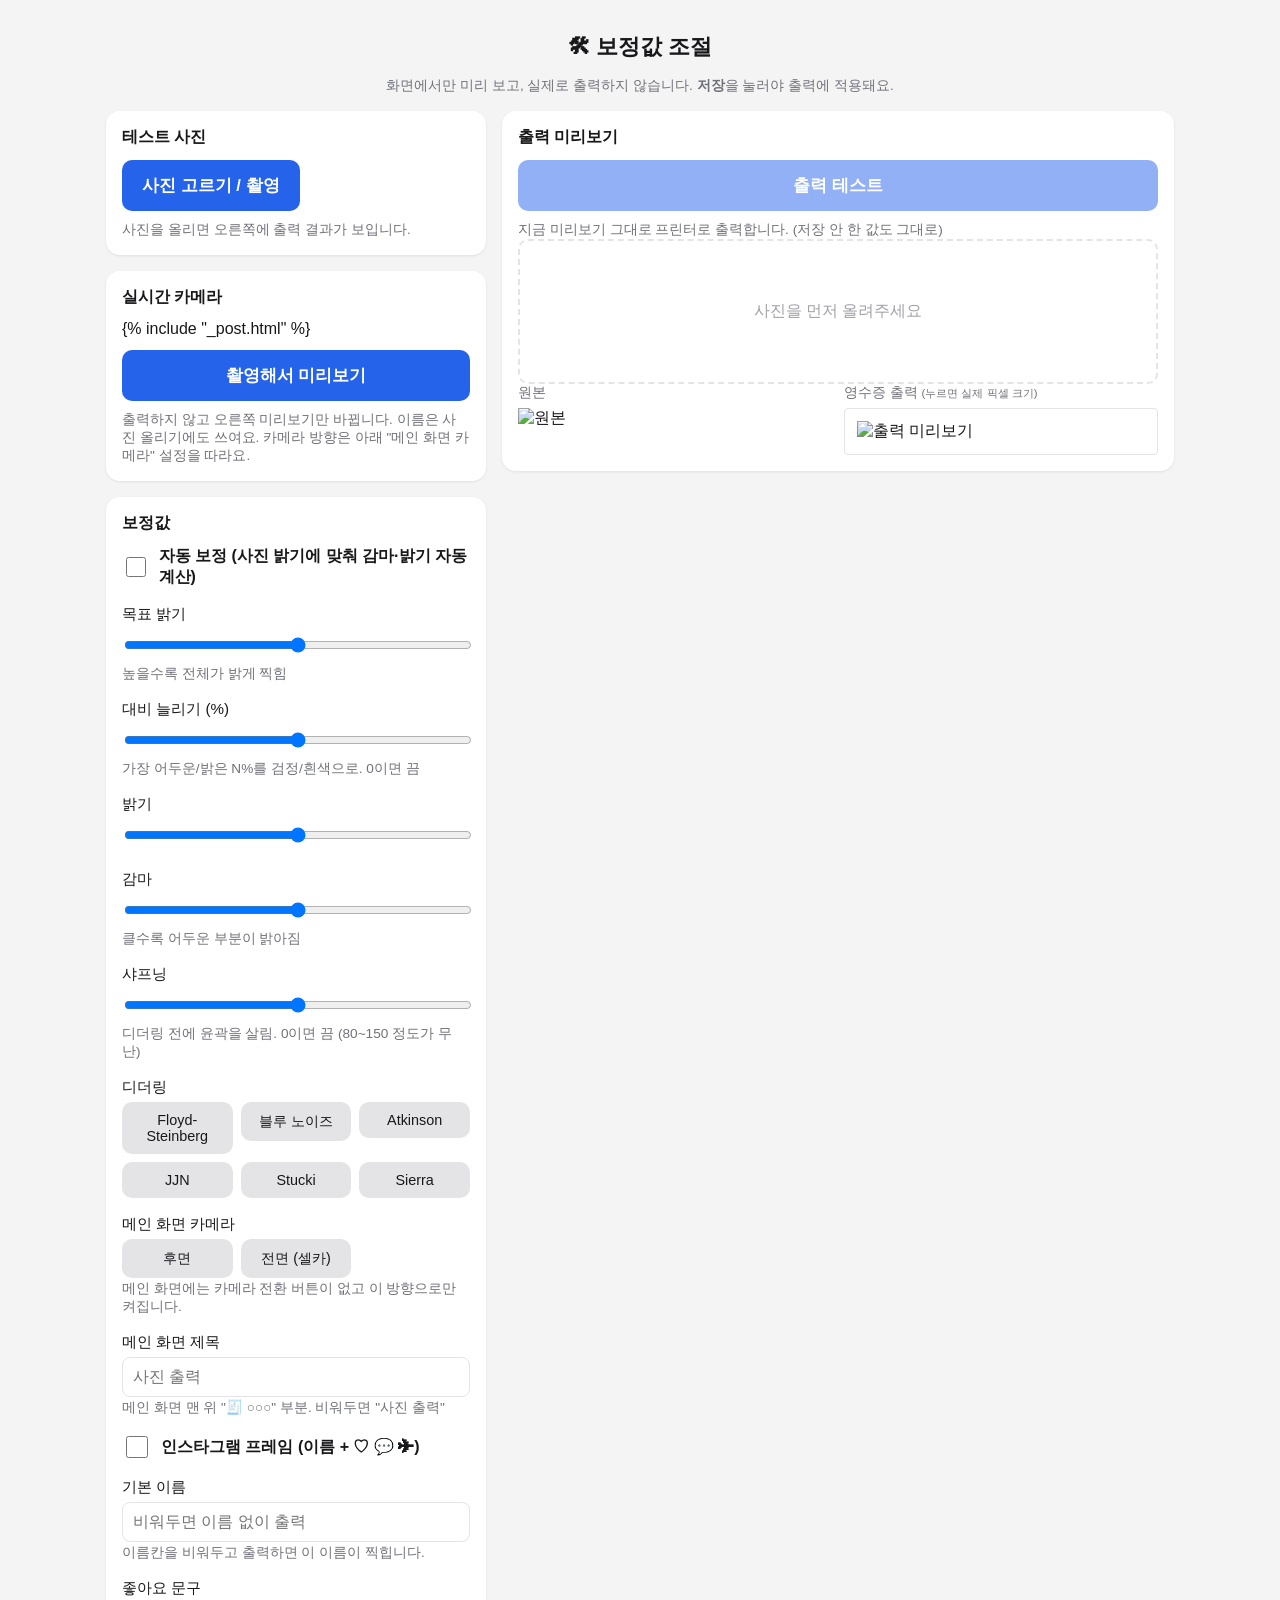
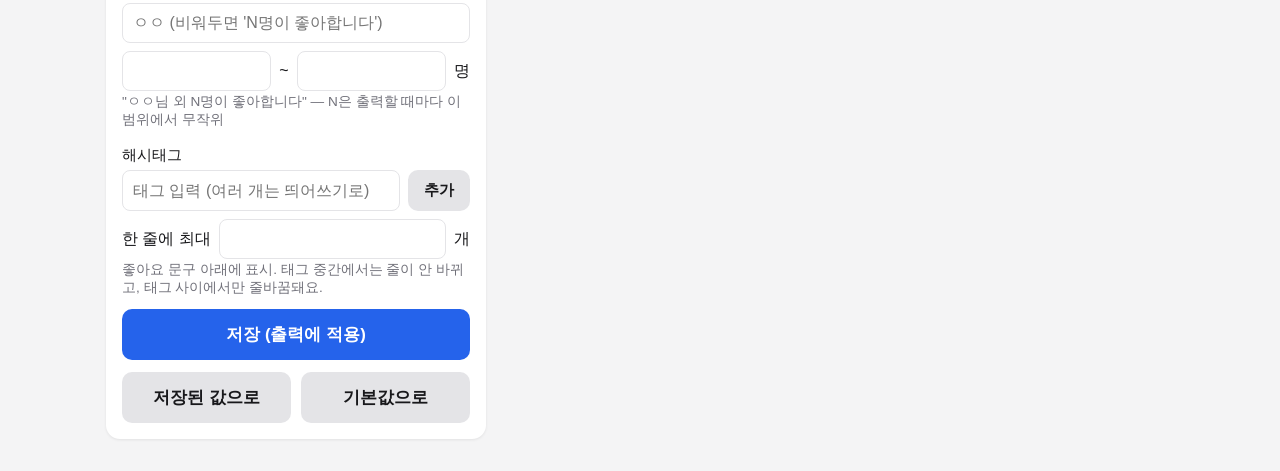
<file: templates/admin.html>
<!DOCTYPE html>
<html lang="ko">
<head>
  <meta charset="utf-8">
  <meta name="viewport" content="width=device-width, initial-scale=1">
  <title>보정값 조절</title>
  <link rel="stylesheet" href="/static/style.css">
</head>
<body class="admin">
  <h1>🛠 보정값 조절</h1>
  <p class="hint center">화면에서만 미리 보고, 실제로 출력하지 않습니다. <b>저장</b>을 눌러야 출력에 적용돼요.</p>

  <div class="admin-grid">
    <!-- 왼쪽: 사진 + 보정값 -->
    <div>
      <section class="card">
        <h2>테스트 사진</h2>
        <label class="btn" for="file">사진 고르기 / 촬영</label>
        <input id="file" type="file" accept="image/*" hidden>
        <p id="fileHint" class="hint">사진을 올리면 오른쪽에 출력 결과가 보입니다.</p>
      </section>

      <!-- 메인 페이지의 "실시간 카메라"와 같은 방식으로 촬영 (HTTPS 필요) -->
      <section class="card">
        <h2>실시간 카메라</h2>
        {% include "_post.html" %}
        <div class="row">
          <button id="capture" class="btn">촬영해서 미리보기</button>
        </div>
        <p class="hint">출력하지 않고 오른쪽 미리보기만 바뀝니다. 이름은 사진 올리기에도 쓰여요.
          카메라 방향은 아래 "메인 화면 카메라" 설정을 따라요.</p>
        <p id="camErr" class="hint err" hidden></p>
      </section>
      <canvas id="canvas" hidden></canvas>

      <section class="card">
        <h2>보정값</h2>

        <label class="switch">
          <input id="auto" type="checkbox">
          <span>자동 보정 (사진 밝기에 맞춰 감마·밝기 자동 계산)</span>
        </label>

        <div class="field" data-mode="auto">
          <div class="field-head"><span>목표 밝기</span><output id="targetOut"></output></div>
          <input id="target" type="range" step="0.01">
          <p class="hint">높을수록 전체가 밝게 찍힘</p>
        </div>

        <div class="field" data-mode="auto">
          <div class="field-head"><span>대비 늘리기 (%)</span><output id="stretchOut"></output></div>
          <input id="stretch" type="range" step="0.5">
          <p class="hint">가장 어두운/밝은 N%를 검정/흰색으로. 0이면 끔</p>
        </div>

        <div class="field" data-mode="manual">
          <div class="field-head"><span>밝기</span><output id="brightnessOut"></output></div>
          <input id="brightness" type="range" step="0.05">
        </div>

        <div class="field" data-mode="manual">
          <div class="field-head"><span>감마</span><output id="gammaOut"></output></div>
          <input id="gamma" type="range" step="0.05">
          <p class="hint">클수록 어두운 부분이 밝아짐</p>
        </div>

        <div class="field">
          <div class="field-head"><span>샤프닝</span><output id="sharpenOut"></output></div>
          <input id="sharpen" type="range" step="10">
          <p class="hint">디더링 전에 윤곽을 살림. 0이면 끔 (80~150 정도가 무난)</p>
        </div>

        <div class="field">
          <div class="field-head"><span>디더링</span></div>
          <div class="segmented">
            <label><input type="radio" name="dither" value="fs"><span>Floyd-Steinberg</span></label>
            <label><input type="radio" name="dither" value="bluenoise"><span>블루 노이즈</span></label>
            <label><input type="radio" name="dither" value="atkinson"><span>Atkinson</span></label>
            <label><input type="radio" name="dither" value="jjn"><span>JJN</span></label>
            <label><input type="radio" name="dither" value="stucki"><span>Stucki</span></label>
            <label><input type="radio" name="dither" value="sierra"><span>Sierra</span></label>
          </div>
          <p id="ditherHint" class="hint"></p>
        </div>

        <div class="field">
          <div class="field-head"><span>메인 화면 카메라</span></div>
          <div class="segmented">
            <label><input type="radio" name="camera" value="environment"><span>후면</span></label>
            <label><input type="radio" name="camera" value="user"><span>전면 (셀카)</span></label>
          </div>
          <p class="hint">메인 화면에는 카메라 전환 버튼이 없고 이 방향으로만 켜집니다.</p>
        </div>

        <div class="field">
          <div class="field-head"><span>메인 화면 제목</span></div>
          <input id="title" class="text-input" type="text" maxlength="30"
                 placeholder="사진 출력" autocomplete="off">
          <p class="hint">메인 화면 맨 위 "🧾 ○○○" 부분. 비워두면 "사진 출력"</p>
        </div>

        <label class="switch field">
          <input id="frame" type="checkbox">
          <span>인스타그램 프레임 (이름 + ♡ 💬 ✈)</span>
        </label>

        <div class="field">
          <div class="field-head"><span>기본 이름</span></div>
          <input id="defaultName" class="text-input" type="text" maxlength="20"
                 placeholder="비워두면 이름 없이 출력" autocomplete="off">
          <p class="hint">이름칸을 비워두고 출력하면 이 이름이 찍힙니다.</p>
        </div>

        <div class="field">
          <div class="field-head"><span>좋아요 문구</span></div>
          <input id="likeName" class="text-input" type="text" maxlength="20"
                 placeholder="ㅇㅇ (비워두면 'N명이 좋아합니다')" autocomplete="off">
          <div class="range-pair">
            <input id="likeMin" class="text-input" type="number" min="0" max="999999" inputmode="numeric">
            <span>~</span>
            <input id="likeMax" class="text-input" type="number" min="0" max="999999" inputmode="numeric">
            <span>명</span>
          </div>
          <p class="hint">"ㅇㅇ님 외 N명이 좋아합니다" — N은 출력할 때마다 이 범위에서 무작위</p>
        </div>

        <div class="field">
          <div class="field-head"><span>해시태그</span></div>
          <div class="tag-add">
            <input id="tagInput" class="text-input" type="text" maxlength="100"
                   placeholder="태그 입력 (여러 개는 띄어쓰기로)" autocomplete="off" enterkeyhint="done">
            <button id="tagAdd" class="btn ghost" type="button">추가</button>
          </div>
          <div id="tagChips" class="tag-chips"></div>
          <div class="range-pair">
            <span>한 줄에 최대</span>
            <input id="tagsPerLine" class="text-input" type="number" min="1" max="10" inputmode="numeric">
            <span>개</span>
          </div>
          <p class="hint">좋아요 문구 아래에 표시. 태그 중간에서는 줄이 안 바뀌고, 태그 사이에서만 줄바꿈돼요.</p>
        </div>

        <div class="row">
          <button id="save" class="btn">저장 (출력에 적용)</button>
        </div>
        <div class="row">
          <button id="revert" class="btn ghost">저장된 값으로</button>
          <button id="reset" class="btn ghost">기본값으로</button>
        </div>
        <p id="dirty" class="hint warn" hidden>저장하지 않은 변경이 있습니다.</p>
      </section>
    </div>

    <!-- 오른쪽: 미리보기 -->
    <section class="card preview-card">
      <h2>출력 미리보기 <span id="busy" class="hint" hidden>계산 중…</span></h2>
      <p id="applied" class="hint"></p>
      <div class="row">
        <button id="testPrint" class="btn" disabled>출력 테스트</button>
      </div>
      <p class="hint">지금 미리보기 그대로 프린터로 출력합니다. (저장 안 한 값도 그대로)</p>
      <div id="empty" class="empty">사진을 먼저 올려주세요</div>
      <div id="compare" class="compare" hidden>
        <figure>
          <figcaption>원본</figcaption>
          <img id="original" alt="원본">
        </figure>
        <figure>
          <figcaption>영수증 출력 <small>(누르면 실제 픽셀 크기)</small></figcaption>
          <div class="paper"><img id="result" alt="출력 미리보기"></div>
        </figure>
      </div>
    </section>
  </div>

  <div id="status" class="status" hidden></div>

  <script src="/static/camera.js"></script>
  <script src="/static/admin.js"></script>
</body>
</html>
</file>
<file: static/style.css>
* { box-sizing: border-box; }

body {
  margin: 0;
  padding: 16px;
  font-family: -apple-system, BlinkMacSystemFont, "Segoe UI", Roboto, sans-serif;
  background: #f4f4f5;
  color: #18181b;
  max-width: 640px;
  margin: 0 auto;
}

h1 { font-size: 1.4rem; text-align: center; }
h2 { font-size: 1rem; margin: 0 0 12px; }

.card {
  background: #fff;
  border-radius: 14px;
  padding: 16px;
  margin-bottom: 16px;
  box-shadow: 0 1px 3px rgba(0, 0, 0, 0.08);
}

.btn {
  display: inline-block;
  padding: 14px 20px;
  font-size: 1.05rem;
  font-weight: 600;
  color: #fff;
  background: #2563eb;
  border: none;
  border-radius: 10px;
  cursor: pointer;
  text-align: center;
}
.btn.ghost { background: #e4e4e7; color: #18181b; }
.btn:active { opacity: 0.85; }

.row { display: flex; gap: 10px; margin-top: 12px; }
.row .btn { flex: 1; }

/* ── 인스타그램 게시물 모양 카메라 프레임 (_post.html) ── */
.post {
  background: #fff;
  border: 1px solid #e4e4e7;
  border-radius: 10px;
  overflow: hidden;
}
.post-head { display: flex; align-items: center; gap: 10px; padding: 8px 10px; }
.post-avatar {
  flex: none;
  width: 38px;
  height: 38px;
  fill: #18181b;   /* 실루엣. 바깥 원 선 색은 _post.html 에서 지정 */
}
.post-name {
  flex: 1;
  min-width: 0;
  padding: 6px 8px;
  border: none;
  border-radius: 6px;
  background: #f4f4f5;
  font: inherit;
  font-size: 1rem;
  font-weight: 600;
  color: inherit;
}
.post-more { font-size: 0.7rem; letter-spacing: 1px; }

/* 촬영도 이 비율(가로 4:3) 그대로 잘라서 저장됨 (camera.js) */
.post-photo { position: relative; }
.post video.mirror { transform: scaleX(-1); }  /* 전면 카메라: 화면만 거울처럼 (camera.js) */
.post video {
  display: block;
  width: 100%;
  aspect-ratio: 4 / 3;
  object-fit: cover;
  background: #000;
}

/* 촬영 카운트다운: 사진 가운데 큰 반투명 숫자 */
.countdown {
  position: absolute;
  inset: 0;
  display: grid;
  place-items: center;
  font-size: clamp(6rem, 30vw, 12rem);
  font-weight: 800;
  color: rgba(255, 255, 255, 0.7);
  text-shadow: 0 2px 18px rgba(0, 0, 0, 0.35);
  pointer-events: none;
}
.countdown[hidden] { display: none; }
.countdown.tick { animation: count-pop 1s ease-out; }
@keyframes count-pop {
  from { transform: scale(1.5); opacity: 0; }
  20%  { transform: scale(1); opacity: 1; }
  to   { transform: scale(0.9); opacity: 0.4; }
}

/* 출력 중 로딩 창 */
.modal {
  position: fixed;
  inset: 0;
  z-index: 10;
  display: grid;
  place-items: center;
  background: rgba(0, 0, 0, 0.45);
}
.modal[hidden] { display: none; }
.modal-box {
  min-width: 180px;
  padding: 28px 36px;
  text-align: center;
  background: #fff;
  border-radius: 16px;
  box-shadow: 0 10px 30px rgba(0, 0, 0, 0.25);
  font-size: 1.1rem;
  font-weight: 600;
}
.modal-box p { margin: 14px 0 0; }
.spinner {
  width: 48px;
  height: 48px;
  margin: 0 auto;
  border: 5px solid #e4e4e7;
  border-top-color: #2563eb;
  border-radius: 50%;
  animation: spin 0.8s linear infinite;
}
@keyframes spin { to { transform: rotate(360deg); } }
.btn:disabled { opacity: 0.5; cursor: default; }

.post-actions { display: flex; gap: 12px; padding: 10px 12px 4px; }
.post-likes { margin: 0; padding: 0 12px 12px; font-size: 0.9rem; }
.post-likes b { font-weight: 700; }
.post-likes:has(+ .post-tags:not([hidden])) { padding-bottom: 4px; }
/* 해시태그: 한 줄(.tag-line) 안에서 폭이 모자라면 태그 사이에서만 줄바꿈 */
.post-tags { padding: 0 12px 12px; font-size: 0.9rem; color: #00376b; }
.tag-line { display: flex; flex-wrap: wrap; column-gap: 0.35em; }
.tag { white-space: nowrap; }
.post-actions svg {
  width: 28px;
  height: 28px;
  fill: none;
  stroke: #18181b;   /* 선 두께는 _post.html 에서 아이콘별로 지정 */
  overflow: visible;  /* 회전한 아이콘 모서리가 잘리지 않게 */
  stroke-linejoin: round;
  stroke-linecap: round;
}
/* 북마크처럼 오른쪽 끝에 붙는 아이콘 (첫 번째 것에만 auto 여백 → 나머지는 그 뒤로 붙음) */
.post-actions svg:not(.right) + svg.right { margin-left: auto; }

.hint { font-size: 0.85rem; color: #71717a; margin: 10px 0 0; }
.hint.err { color: #dc2626; }
.hint.warn { color: #d97706; }
.hint.center { text-align: center; margin-bottom: 16px; }

.status {
  position: fixed;
  left: 50%;
  bottom: 24px;
  transform: translateX(-50%);
  padding: 12px 22px;
  border-radius: 999px;
  font-weight: 600;
  color: #fff;
  background: #3f3f46;
  box-shadow: 0 4px 12px rgba(0, 0, 0, 0.2);
}
.status.busy { background: #2563eb; }
.status.ok   { background: #16a34a; }
.status.err  { background: #dc2626; }

/* ── 관리 페이지 (/admin) ── */
body.admin { max-width: 1100px; }

.admin-grid {
  display: grid;
  grid-template-columns: minmax(280px, 380px) 1fr;
  gap: 16px;
  align-items: start;
}
@media (max-width: 760px) {
  .admin-grid { grid-template-columns: 1fr; }
}

.switch { display: flex; gap: 10px; align-items: center; font-weight: 600; margin-bottom: 8px; }
.switch input { width: 22px; height: 22px; }

.field { margin-top: 16px; }
.field.off { opacity: 0.35; }
.field-head { display: flex; justify-content: space-between; font-size: 0.95rem; margin-bottom: 4px; }
.field-head output { font-variant-numeric: tabular-nums; font-weight: 600; }
.field input[type="range"] { width: 100%; height: 28px; }
.field .hint { margin-top: 2px; }
.tag-add { display: flex; gap: 8px; }
.tag-add .text-input { flex: 1; min-width: 0; }
.tag-add .btn { padding: 10px 16px; font-size: 0.95rem; }
.tag-chips { display: flex; flex-wrap: wrap; gap: 6px; margin-top: 8px; }
.tag-chips:empty { display: none; }
.chip {
  display: inline-flex;
  align-items: center;
  gap: 2px;
  padding: 4px 4px 4px 10px;
  border-radius: 999px;
  background: #e0ecff;
  color: #00376b;
  font-size: 0.9rem;
  white-space: nowrap;
}
.chip button {
  border: none;
  background: none;
  padding: 0 6px;
  font-size: 1rem;
  line-height: 1;
  color: inherit;
  cursor: pointer;
}
.range-pair { display: flex; align-items: center; gap: 8px; margin-top: 8px; }
.range-pair .text-input { flex: 1; min-width: 0; }
.text-input {
  width: 100%;
  padding: 10px;
  border: 1px solid #e4e4e7;
  border-radius: 8px;
  font: inherit;
  font-size: 1rem;
}

.segmented { display: grid; grid-template-columns: repeat(3, 1fr); gap: 8px; }
.segmented input { display: none; }
.segmented span {
  display: block;
  padding: 10px;
  text-align: center;
  border-radius: 10px;
  background: #e4e4e7;
  cursor: pointer;
  font-size: 0.9rem;
}
.segmented input:checked + span { background: #2563eb; color: #fff; font-weight: 600; }

.preview-card { position: sticky; top: 16px; }
.empty {
  padding: 60px 0;
  text-align: center;
  color: #a1a1aa;
  border: 2px dashed #e4e4e7;
  border-radius: 10px;
}

.compare { display: grid; grid-template-columns: 1fr 1fr; gap: 12px; }
.compare figure { margin: 0; min-width: 0; }
.compare figcaption { font-size: 0.85rem; color: #71717a; margin-bottom: 6px; }
.compare img { display: block; width: 100%; }

/* 영수증 용지처럼 보이게 */
.paper {
  background: #fff;
  padding: 12px;
  border: 1px solid #e4e4e7;
  border-radius: 4px;
  overflow: auto;
  max-height: 80vh;
}
#result { cursor: zoom-in; }
#result.actual {
  width: auto;
  max-width: none;
  image-rendering: pixelated;   /* 1:1 에서 디더링 점이 뭉개지지 않게 */
  cursor: zoom-out;
}
</file>
